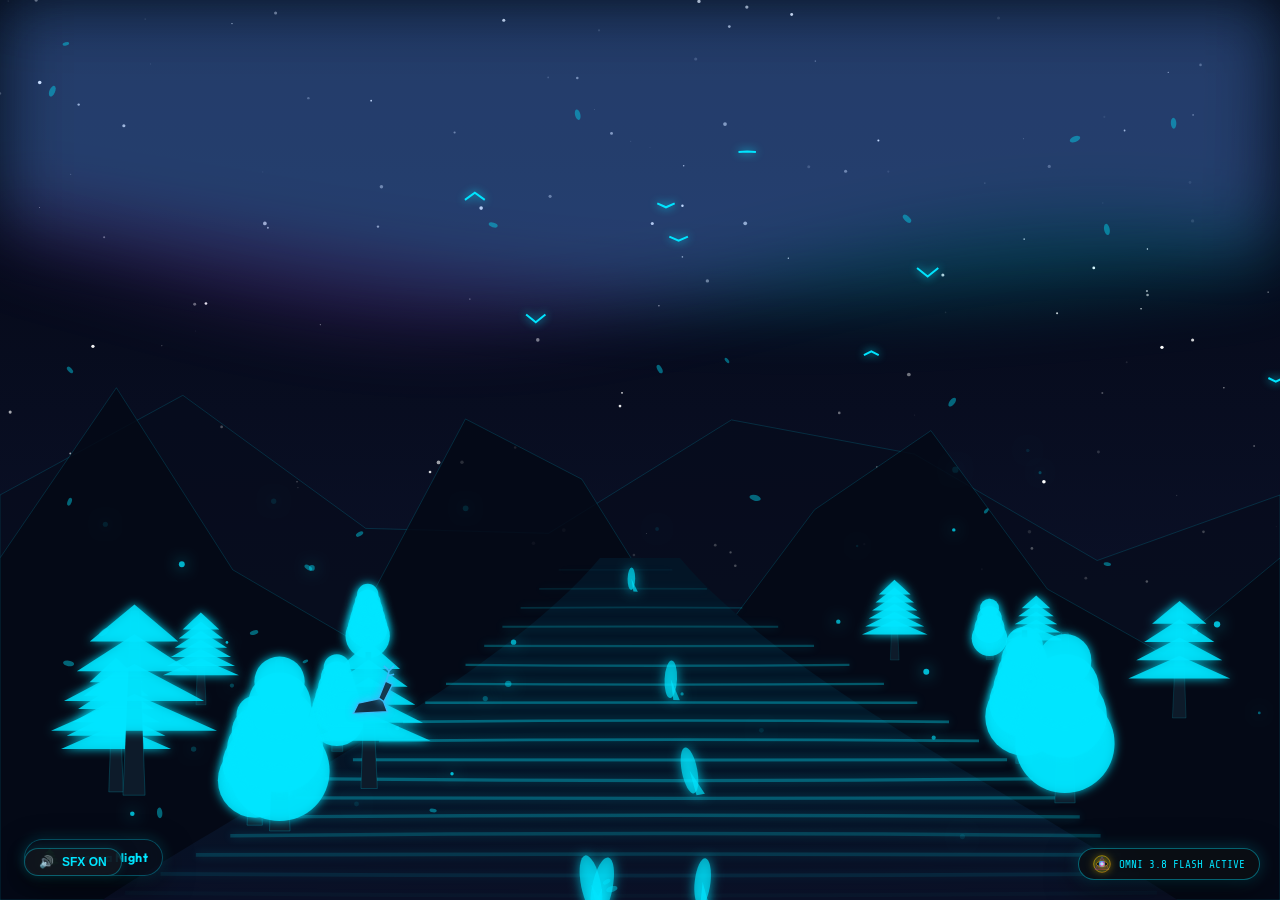
<file: auth-shared.html>
<!DOCTYPE html>
<html>
<head>
  <meta charset="utf-8">
  <title>OMNI Shared Auth Helper</title>
</head>
<body>
  <script>
    // Listen for messages from subdomains
    window.addEventListener('message', (event) => {
      const origin = event.origin;
      const isAllowed = origin.includes('39821.web.app') || 
                        origin.includes('localhost') || 
                        origin.includes('127.0.0.1') || 
                        origin.startsWith('file://');
      
      if (!isAllowed) return;
      
      const data = event.data;
      if (!data || !data.type) return;

      if (data.type === 'SAVE_AUTH') {
        localStorage.setItem('omni_shared_user', JSON.stringify(data.user));
        event.source.postMessage({ type: 'AUTH_SAVED' }, origin);
      } else if (data.type === 'GET_AUTH') {
        const user = localStorage.getItem('omni_shared_user');
        event.source.postMessage({ type: 'AUTH_STATE', user: user ? JSON.parse(user) : null }, origin);
      } else if (data.type === 'CLEAR_AUTH') {
        localStorage.removeItem('omni_shared_user');
        event.source.postMessage({ type: 'AUTH_CLEARED' }, origin);
      }
    });
  </script>
  <script src="omni_digital_nature_3d.js"></script>
  <script src="omni_gemini_vector_suite.js"></script>
</body>
</html>
</file>
